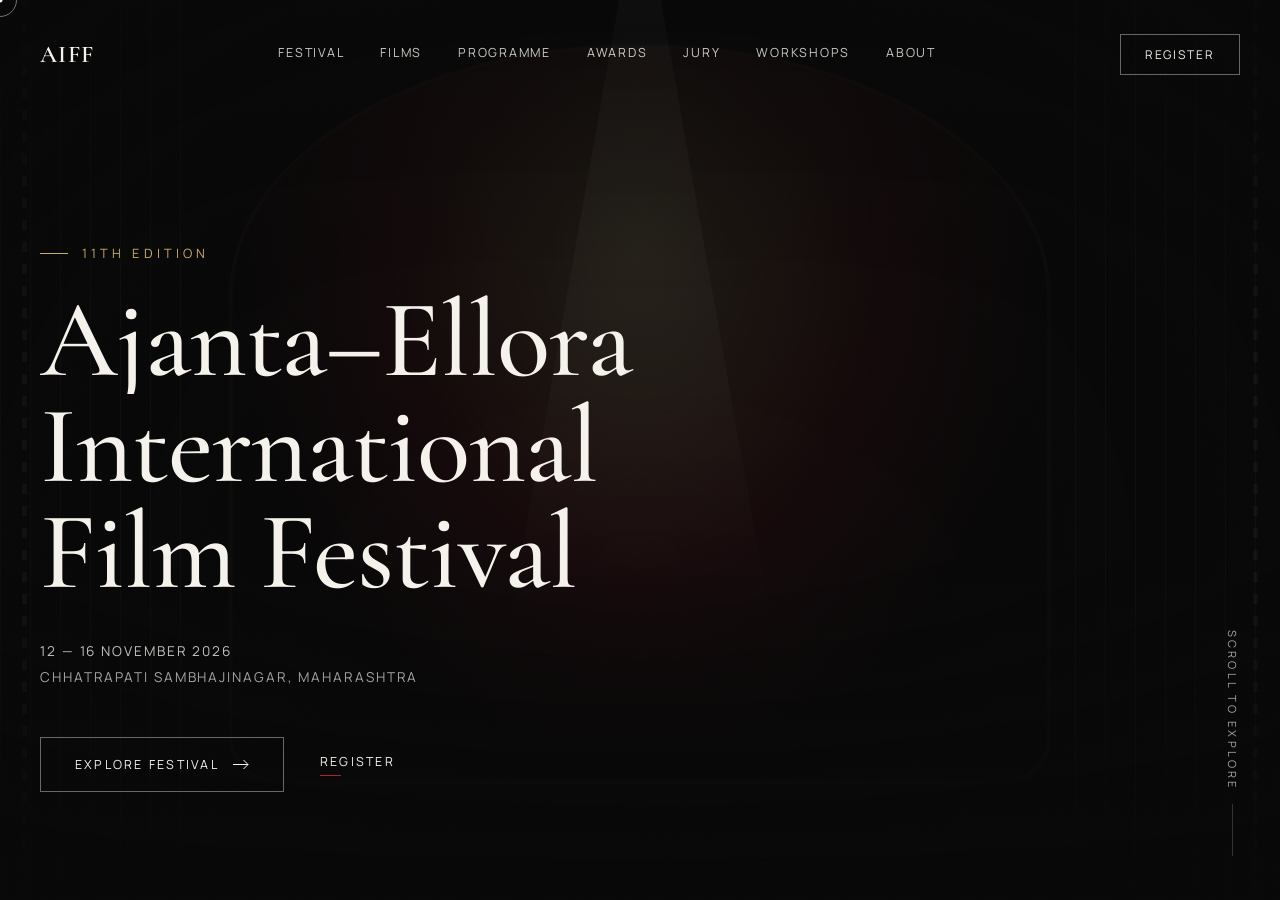
<file: OLD/aiff-homepage.html>
<!DOCTYPE html>
<html lang="en">
<head>
<meta charset="UTF-8" />
<meta name="viewport" content="width=device-width, initial-scale=1" />
<meta name="theme-color" content="#080808" />
<title>Ajanta–Ellora International Film Festival — 11th Edition</title>
<link rel="preconnect" href="https://fonts.googleapis.com" />
<link rel="preconnect" href="https://fonts.gstatic.com" crossorigin />
<link href="https://fonts.googleapis.com/css2?family=Cormorant+Garamond:ital,wght@0,400;0,500;0,600;1,500&family=Manrope:wght@400;500;600;700&display=swap" rel="stylesheet" />
<style>
  :root{
    --bg-0:#080808;
    --bg-1:#0a0a0a;
    --bg-2:#121212;
    --warm:#f5f2ec;
    --muted:#a3a3a3;
    --red:#b21f2d;
    --red-deep:#70121a;
    --gold:#c8a96b;
    --serif:'Cormorant Garamond', serif;
    --sans:'Manrope', sans-serif;
    --ease-out: cubic-bezier(.16,1,.3,1);
  }

  *{ box-sizing:border-box; }
  html{ scroll-behavior:smooth; }
  body{
    margin:0;
    background:var(--bg-0);
    color:var(--warm);
    font-family:var(--sans);
    overflow-x:hidden;
    -webkit-font-smoothing:antialiased;
  }
  a{ color:inherit; text-decoration:none; }
  button{ font-family:inherit; }
  ::selection{ background:var(--red-deep); color:var(--warm); }

  :focus-visible{ outline:1px solid var(--gold); outline-offset:4px; }

  /* ---------- film grain ---------- */
  .grain{
    position:fixed; inset:-10%;
    width:120%; height:120%;
    pointer-events:none;
    z-index:60;
    opacity:.05;
    mix-blend-mode:overlay;
    background-image:url("data:image/svg+xml;utf8,<svg xmlns='http://www.w3.org/2000/svg'><filter id='n'><feTurbulence type='fractalNoise' baseFrequency='0.85' numOctaves='2' stitchTiles='stitch'/></filter><rect width='100%25' height='100%25' filter='url(%23n)'/></svg>");
    animation: grainShift 1.1s steps(4) infinite;
  }
  @keyframes grainShift{
    0%{ transform:translate(0,0); }
    25%{ transform:translate(-1%,1%); }
    50%{ transform:translate(1%,-1%); }
    75%{ transform:translate(-1%,-1%); }
    100%{ transform:translate(0,0); }
  }

  /* ---------- custom cursor (desktop only, JS-gated) ---------- */
  .cursor-dot,.cursor-ring{
    position:fixed; top:0; left:0;
    pointer-events:none; z-index:80;
    border-radius:50%;
    transform:translate(-50%,-50%);
    opacity:0;
    transition:opacity .3s ease;
  }
  .cursor-dot{ width:5px; height:5px; background:var(--warm); }
  .cursor-ring{ width:34px; height:34px; border:1px solid rgba(245,242,236,.45); transition:opacity .3s ease, width .25s var(--ease-out), height .25s var(--ease-out), border-color .25s ease; }
  html.custom-cursor-active .cursor-dot,
  html.custom-cursor-active .cursor-ring{ opacity:1; }
  html.custom-cursor-active,
  html.custom-cursor-active a,
  html.custom-cursor-active button{ cursor:none; }
  .cursor-ring.is-active{ width:56px; height:56px; border-color:var(--gold); }

  /* ================= HEADER ================= */
  .site-header{
    position:fixed; top:0; left:0; right:0;
    z-index:50;
    padding-top:14px;
    transition:padding .5s var(--ease-out);
  }
  .header-inner{
    max-width:1360px;
    margin:0 auto;
    display:flex;
    align-items:center;
    justify-content:space-between;
    padding:20px 40px;
    border-bottom:1px solid transparent;
    transition:background .5s var(--ease-out), backdrop-filter .5s var(--ease-out), border-color .5s var(--ease-out), padding .5s var(--ease-out);
  }
  .site-header.is-scrolled{ padding-top:0; }
  .site-header.is-scrolled .header-inner{
    background:rgba(8,8,8,.72);
    backdrop-filter:blur(18px) saturate(140%);
    -webkit-backdrop-filter:blur(18px) saturate(140%);
    border-bottom:1px solid rgba(245,242,236,.08);
    padding:14px 40px;
  }

  .logo{
    font-family:var(--serif);
    font-size:1.5rem;
    letter-spacing:.06em;
    font-weight:600;
    color:var(--warm);
  }

  .main-nav{ display:flex; align-items:center; gap:36px; }
  .main-nav a{
    position:relative;
    font-size:.78rem;
    text-transform:uppercase;
    letter-spacing:.14em;
    color:rgba(245,242,236,.82);
    padding-bottom:4px;
  }
  .main-nav a::after{
    content:'';
    position:absolute; left:0; bottom:0;
    width:100%; height:1px;
    background:var(--gold);
    transform:scaleX(0);
    transform-origin:left;
    transition:transform .35s var(--ease-out);
  }
  .main-nav a:hover{ color:var(--warm); }
  .main-nav a:hover::after{ transform:scaleX(1); }

  .header-right{ display:flex; align-items:center; gap:28px; }

  .btn-register{
    font-size:.75rem;
    text-transform:uppercase;
    letter-spacing:.16em;
    padding:11px 24px;
    border:1px solid rgba(245,242,236,.4);
    transition:background .35s ease, border-color .35s ease, color .35s ease;
    white-space:nowrap;
  }
  .btn-register:hover{
    background:var(--red-deep);
    border-color:var(--red-deep);
    color:var(--warm);
  }

  .nav-toggle{
    display:none;
    width:34px; height:24px;
    position:relative;
    background:none; border:none;
    cursor:pointer;
    padding:0;
  }
  .nav-toggle span,
  .nav-toggle span::before,
  .nav-toggle span::after{
    content:'';
    position:absolute; left:0;
    width:100%; height:1px;
    background:var(--warm);
    transition:transform .3s ease, opacity .3s ease, top .3s ease;
  }
  .nav-toggle span{ top:11px; }
  .nav-toggle span::before{ top:-8px; }
  .nav-toggle span::after{ top:8px; }
  .nav-toggle.is-open span{ background:transparent; }
  .nav-toggle.is-open span::before{ top:0; transform:rotate(45deg); }
  .nav-toggle.is-open span::after{ top:0; transform:rotate(-45deg); }

  .mobile-menu{
    position:fixed; inset:0;
    background:rgba(8,8,8,.98);
    z-index:45;
    display:flex; flex-direction:column;
    align-items:flex-start;
    justify-content:center;
    gap:22px;
    padding:40px;
    opacity:0; visibility:hidden;
    transform:translateY(-12px);
    transition:opacity .4s var(--ease-out), transform .4s var(--ease-out), visibility 0s linear .4s;
  }
  .mobile-menu.is-open{
    opacity:1; visibility:visible; transform:translateY(0);
    transition:opacity .4s var(--ease-out), transform .4s var(--ease-out);
  }
  .mobile-menu a{
    font-family:var(--serif);
    font-size:2.1rem;
    letter-spacing:.02em;
    color:var(--warm);
  }
  .mobile-menu .btn-register{ margin-top:16px; }

  /* ================= HERO ================= */
  .hero{
    position:relative;
    min-height:100vh;
    display:flex;
    align-items:flex-end;
    overflow:hidden;
    background:var(--bg-0);
  }

  .hero-bg{
    position:absolute; inset:0;
    animation:bgScale 11s var(--ease-out) forwards;
    transform-origin:center;
  }
  @keyframes bgScale{
    from{ transform:scale(1.06); }
    to{ transform:scale(1); }
  }

  .arch-portal{
    position:absolute;
    left:50%; top:46%;
    width:min(64vw, 900px);
    height:min(82vh, 860px);
    transform:translate(-50%,-50%);
    border-radius:50% 50% 6% 6% / 34% 34% 6% 6%;
    background:radial-gradient(ellipse at 50% 28%, rgba(200,169,107,.16) 0%, rgba(178,31,45,.09) 42%, rgba(8,8,8,0) 72%);
    border:1px solid rgba(200,169,107,.14);
    filter:blur(1px);
  }

  .light-beam{
    position:absolute;
    left:50%; top:-8%;
    width:42vw;
    height:110%;
    transform:translateX(-50%);
    background:linear-gradient(to bottom, rgba(245,242,236,.14), rgba(245,242,236,0) 68%);
    clip-path:polygon(48.5% 0%, 51.5% 0%, 84% 100%, 16% 100%);
    mix-blend-mode:screen;
    filter:blur(26px);
    opacity:.55;
  }

  .filmstrip{
    position:absolute; top:0; bottom:0; width:5px;
    background-image:repeating-linear-gradient(to bottom, rgba(245,242,236,.22) 0 10px, transparent 10px 22px);
    opacity:.35;
  }
  .filmstrip.left{ left:22px; }
  .filmstrip.right{ right:22px; }

  .pillar-lines{
    position:absolute; top:0; bottom:0; width:16vw;
    opacity:.045;
    background-image:repeating-linear-gradient(to right, var(--warm) 0 1px, transparent 1px 30px);
  }
  .pillar-lines.left{ left:0; }
  .pillar-lines.right{ right:0; }

  .vignette{
    position:absolute; inset:0;
    background:
      radial-gradient(ellipse at 50% 62%, rgba(8,8,8,0) 0%, rgba(8,8,8,.5) 72%, rgba(8,8,8,.92) 100%),
      linear-gradient(to bottom, rgba(8,8,8,.35) 0%, rgba(8,8,8,0) 30%, rgba(8,8,8,0) 62%, rgba(8,8,8,.95) 100%);
  }

  .hero-content{
    position:relative;
    z-index:3;
    width:100%;
    max-width:1360px;
    margin:0 auto;
    padding:0 40px 108px;
  }

  .hero-eyebrow{
    display:flex; align-items:center; gap:14px;
    font-size:.8rem;
    text-transform:uppercase;
    letter-spacing:.32em;
    color:var(--gold);
    margin:0 0 26px;
    opacity:0;
    animation:fadeIn .9s var(--ease-out) .15s forwards;
  }
  .hero-eyebrow::before{
    content:'';
    display:block;
    width:28px; height:1px;
    background:var(--gold);
  }

  .hero-title{
    margin:0 0 34px;
    font-family:var(--serif);
    font-weight:500;
    font-size:clamp(2.9rem, 8.6vw, 7.8rem);
    line-height:.96;
    letter-spacing:-.01em;
    color:var(--warm);
  }
  .hero-title-line{ display:block; overflow:hidden; }
  .hero-title-line span{
    display:block;
    transform:translateY(112%);
    animation:revealUp 1.15s var(--ease-out) forwards;
  }
  .hero-title-line:nth-child(1) span{ animation-delay:.45s; }
  .hero-title-line:nth-child(2) span{ animation-delay:.62s; }
  .hero-title-line:nth-child(3) span{ animation-delay:.79s; }

  .hero-meta{
    font-size:clamp(.85rem, 1vw, 1rem);
    text-transform:uppercase;
    letter-spacing:.14em;
    line-height:1.9;
    color:rgba(245,242,236,.78);
    margin:0 0 46px;
    opacity:0;
    animation:fadeUp .9s var(--ease-out) 1.05s forwards;
  }
  .hero-meta em{
    font-style:normal;
    color:var(--muted);
  }

  .hero-cta{
    display:flex; align-items:center; gap:36px; flex-wrap:wrap;
    opacity:0;
    animation:fadeUp .9s var(--ease-out) 1.28s forwards;
  }

  .btn-primary{
    position:relative;
    display:inline-flex; align-items:center; gap:14px;
    padding:18px 34px;
    border:1px solid rgba(245,242,236,.4);
    font-size:.78rem;
    text-transform:uppercase;
    letter-spacing:.18em;
    transition:background .4s ease, border-color .4s ease;
  }
  .btn-primary svg{ width:16px; height:11px; transition:transform .4s var(--ease-out); }
  .btn-primary:hover{ background:rgba(245,242,236,.06); border-color:var(--gold); }
  .btn-primary:hover svg{ transform:translateX(6px); }

  .btn-secondary{
    position:relative;
    font-size:.78rem;
    text-transform:uppercase;
    letter-spacing:.18em;
    padding-bottom:6px;
  }
  .btn-secondary::after{
    content:'';
    position:absolute; left:0; bottom:0;
    width:100%; height:1px;
    background:var(--red);
    transform:scaleX(.28);
    transform-origin:left;
    transition:transform .4s var(--ease-out);
  }
  .btn-secondary:hover::after{ transform:scaleX(1); }

  .scroll-indicator{
    position:absolute;
    right:40px; bottom:44px;
    z-index:3;
    display:flex; flex-direction:column; align-items:center;
    gap:14px;
    opacity:0;
    animation:fadeIn 1s var(--ease-out) 1.9s forwards;
  }
  .scroll-indicator span{
    writing-mode:vertical-rl;
    font-size:.7rem;
    text-transform:uppercase;
    letter-spacing:.28em;
    color:var(--muted);
  }
  .scroll-track{
    width:1px; height:52px;
    background:rgba(245,242,236,.18);
    position:relative;
    overflow:hidden;
  }
  .scroll-track::after{
    content:'';
    position:absolute; left:0; top:-52px;
    width:100%; height:52px;
    background:linear-gradient(to bottom, transparent, var(--gold));
    animation:scrollDrop 2.6s ease-in-out infinite;
  }

  @keyframes revealUp{ to{ transform:translateY(0); } }
  @keyframes fadeIn{ to{ opacity:1; } }
  @keyframes fadeUp{ from{ opacity:0; transform:translateY(16px); } to{ opacity:1; transform:translateY(0); } }
  @keyframes scrollDrop{
    0%{ top:-52px; }
    60%{ top:52px; }
    100%{ top:52px; }
  }

  /* ================= RESPONSIVE ================= */
  @media (max-width:900px){
    .main-nav{ display:none; }
    .header-right .btn-register{ display:none; }
    .nav-toggle{ display:block; }
    .header-inner{ padding:18px 24px; }
    .site-header.is-scrolled .header-inner{ padding:14px 24px; }
    .hero-content{ padding:0 24px 76px; }
    .pillar-lines{ display:none; }
    .filmstrip{ display:none; }
    .arch-portal{ width:88vw; height:70vh; top:44%; }
    .scroll-indicator{ right:24px; bottom:28px; }
  }

  @media (max-width:520px){
    .hero-cta{ flex-direction:column; align-items:flex-start; gap:20px; }
    .btn-primary{ width:100%; justify-content:space-between; }
  }

  @media (prefers-reduced-motion:reduce){
    .grain{ animation:none; }
    .hero-bg{ animation:none; transform:none; }
    .hero-title-line span{ animation:none; transform:none; opacity:1; }
    .hero-eyebrow,.hero-meta,.hero-cta,.scroll-indicator{ animation:none; opacity:1; }
    .scroll-track::after{ animation:none; }
    .cursor-dot,.cursor-ring{ display:none; }
  }
</style>
</head>
<body>

  <div class="grain" aria-hidden="true"></div>
  <div class="cursor-dot" aria-hidden="true"></div>
  <div class="cursor-ring" aria-hidden="true"></div>

  <header class="site-header" id="siteHeader">
    <div class="header-inner">
      <a class="logo" href="#hero">AIFF</a>

      <nav class="main-nav" aria-label="Primary">
        <a href="#festival">Festival</a>
        <a href="#films">Films</a>
        <a href="#programme">Programme</a>
        <a href="#awards">Awards</a>
        <a href="#jury">Jury</a>
        <a href="#workshops">Workshops</a>
        <a href="#about">About</a>
      </nav>

      <div class="header-right">
        <a class="btn-register" href="#register">Register</a>
        <button class="nav-toggle" id="navToggle" aria-label="Open menu" aria-expanded="false" aria-controls="mobileMenu">
          <span></span>
        </button>
      </div>
    </div>

    <nav class="mobile-menu" id="mobileMenu" aria-label="Mobile">
      <a href="#festival">Festival</a>
      <a href="#films">Films</a>
      <a href="#programme">Programme</a>
      <a href="#awards">Awards</a>
      <a href="#jury">Jury</a>
      <a href="#workshops">Workshops</a>
      <a href="#about">About</a>
      <a class="btn-register" href="#register">Register</a>
    </nav>
  </header>

  <section class="hero" id="hero">
    <div class="hero-bg" aria-hidden="true">
      <div class="pillar-lines left"></div>
      <div class="pillar-lines right"></div>
      <div class="arch-portal"></div>
      <div class="light-beam"></div>
      <div class="filmstrip left"></div>
      <div class="filmstrip right"></div>
      <div class="vignette"></div>
    </div>

    <div class="hero-content">
      <p class="hero-eyebrow">11th Edition</p>

      <h1 class="hero-title">
        <span class="hero-title-line"><span>Ajanta–Ellora</span></span>
        <span class="hero-title-line"><span>International</span></span>
        <span class="hero-title-line"><span>Film Festival</span></span>
      </h1>

      <p class="hero-meta">12 &mdash; 16 November 2026<br /><em>Chhatrapati Sambhajinagar, Maharashtra</em></p>

      <div class="hero-cta">
        <a href="#festival" class="btn-primary" id="magneticBtn">
          <span>Explore Festival</span>
          <svg viewBox="0 0 16 11" fill="none" xmlns="http://www.w3.org/2000/svg"><path d="M0 5.5H15M15 5.5L10.5 1M15 5.5L10.5 10" stroke="currentColor" stroke-width="1"/></svg>
        </a>
        <a href="#register" class="btn-secondary">Register</a>
      </div>
    </div>

    <div class="scroll-indicator" aria-hidden="true">
      <span>Scroll to Explore</span>
      <div class="scroll-track"></div>
    </div>
  </section>

<script>
  // header scroll state
  const header = document.getElementById('siteHeader');
  const onScroll = () => {
    if(window.scrollY > 40){ header.classList.add('is-scrolled'); }
    else{ header.classList.remove('is-scrolled'); }
  };
  document.addEventListener('scroll', onScroll, { passive:true });
  onScroll();

  // mobile menu
  const navToggle = document.getElementById('navToggle');
  const mobileMenu = document.getElementById('mobileMenu');
  navToggle.addEventListener('click', () => {
    const open = mobileMenu.classList.toggle('is-open');
    navToggle.classList.toggle('is-open', open);
    navToggle.setAttribute('aria-expanded', open);
  });
  mobileMenu.querySelectorAll('a').forEach(a => a.addEventListener('click', () => {
    mobileMenu.classList.remove('is-open');
    navToggle.classList.remove('is-open');
    navToggle.setAttribute('aria-expanded', 'false');
  }));

  const reduceMotion = window.matchMedia('(prefers-reduced-motion: reduce)').matches;
  const fineCursor = window.matchMedia('(pointer: fine)').matches;

  // custom cursor
  if(fineCursor && !reduceMotion){
    document.documentElement.classList.add('custom-cursor-active');
    const dot = document.querySelector('.cursor-dot');
    const ring = document.querySelector('.cursor-ring');
    let mx = 0, my = 0, rx = 0, ry = 0;
    document.addEventListener('mousemove', e => {
      mx = e.clientX; my = e.clientY;
      dot.style.left = mx + 'px'; dot.style.top = my + 'px';
    });
    const lerp = () => {
      rx += (mx - rx) * 0.16;
      ry += (my - ry) * 0.16;
      ring.style.left = rx + 'px'; ring.style.top = ry + 'px';
      requestAnimationFrame(lerp);
    };
    lerp();
    document.querySelectorAll('a, button').forEach(el => {
      el.addEventListener('mouseenter', () => ring.classList.add('is-active'));
      el.addEventListener('mouseleave', () => ring.classList.remove('is-active'));
    });
  }

  // magnetic button
  const magneticBtn = document.getElementById('magneticBtn');
  if(fineCursor && !reduceMotion && magneticBtn){
    magneticBtn.addEventListener('mousemove', e => {
      const r = magneticBtn.getBoundingClientRect();
      const x = e.clientX - r.left - r.width / 2;
      const y = e.clientY - r.top - r.height / 2;
      magneticBtn.style.transform = `translate(${x * 0.24}px, ${y * 0.32}px)`;
    });
    magneticBtn.addEventListener('mouseleave', () => {
      magneticBtn.style.transform = 'translate(0,0)';
    });
  }
</script>

</body>
</html>
</file>
